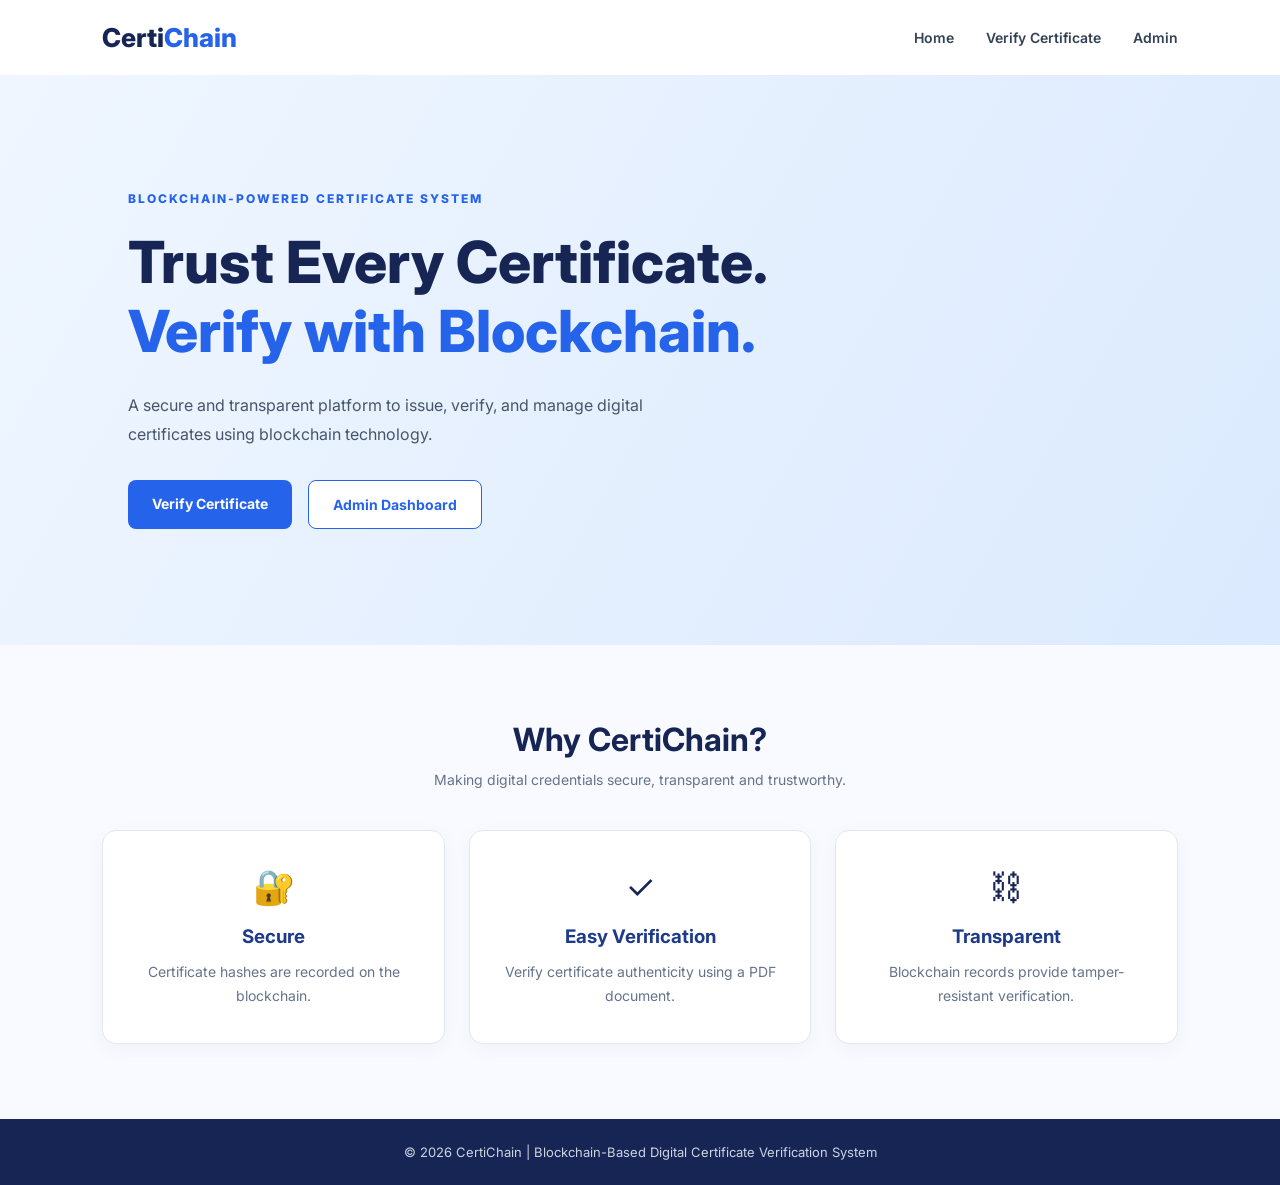
<file: index.html>
<!DOCTYPE html>
<html lang="en">
<head>
    <meta charset="UTF-8">
    <meta name="viewport" content="width=device-width, initial-scale=1.0">
    <title>CertiChain | Digital Certificate Verification</title>
    <link rel="stylesheet" href="css/style.css">
</head>
<body>

    <header class="navbar">
        <div class="logo">Certi<span>Chain</span></div>

        <nav>
            <a href="index.html">Home</a>
            <a href="verify.html">Verify Certificate</a>
            <a href="admin.html">Admin</a>
        </nav>
    </header>

    <main>
        <section class="hero">
            <div class="hero-content">
                <p class="tagline">BLOCKCHAIN-POWERED CERTIFICATE SYSTEM</p>

                <h1>Trust Every Certificate.<br>
                    <span>Verify with Blockchain.</span>
                </h1>

                <p class="description">
                    A secure and transparent platform to issue, verify,
                    and manage digital certificates using blockchain technology.
                </p>

                <div class="hero-buttons">
                    <a href="verify.html" class="btn primary-btn">
                        Verify Certificate
                    </a>

                    <a href="admin.html" class="btn secondary-btn">
                        Admin Dashboard
                    </a>
                </div>
            </div>
        </section>

        <section class="features">
            <h2>Why CertiChain?</h2>
            <p class="section-description">
                Making digital credentials secure, transparent and trustworthy.
            </p>

            <div class="feature-grid">
                <div class="feature-card">
                    <div class="feature-icon">🔐</div>
                    <h3>Secure</h3>
                    <p>Certificate hashes are recorded on the blockchain.</p>
                </div>

                <div class="feature-card">
                    <div class="feature-icon">✓</div>
                    <h3>Easy Verification</h3>
                    <p>Verify certificate authenticity using a PDF document.</p>
                </div>

                <div class="feature-card">
                    <div class="feature-icon">⛓</div>
                    <h3>Transparent</h3>
                    <p>Blockchain records provide tamper-resistant verification.</p>
                </div>
            </div>
        </section>
    </main>

    <footer>
        <p>© 2026 CertiChain | Blockchain-Based Digital Certificate Verification System</p>
    </footer>

</body>
</html>
</file>
<file: css/style.css>
@import url('https://fonts.googleapis.com/css2?family=Inter:wght@400;500;600;700;800&display=swap');

* {
    margin: 0;
    padding: 0;
    box-sizing: border-box;
}

body {
    font-family: 'Inter', sans-serif;
    background: #f8faff;
    color: #172554;
}

/* Navigation */
.navbar {
    display: flex;
    justify-content: space-between;
    align-items: center;
    padding: 22px 8%;
    background: #ffffff;
    box-shadow: 0 2px 15px rgba(0, 0, 0, 0.05);
}

.logo {
    font-size: 26px;
    font-weight: 800;
    color: #172554;
}

.logo span {
    color: #2563eb;
}

nav {
    display: flex;
    gap: 32px;
}

nav a {
    text-decoration: none;
    color: #334155;
    font-size: 14px;
    font-weight: 600;
}

nav a:hover {
    color: #2563eb;
}

/* Hero Section */
.hero {
    min-height: 570px;
    display: flex;
    align-items: center;
    padding: 80px 10%;
    background: linear-gradient(120deg, #eff6ff, #dbeafe);
}

.hero-content {
    max-width: 760px;
}

.tagline {
    color: #2563eb;
    font-size: 12px;
    font-weight: 800;
    letter-spacing: 2px;
    margin-bottom: 22px;
}

.hero h1 {
    font-size: clamp(36px, 5vw, 58px);
    line-height: 1.2;
    font-weight: 800;
    color: #172554;
}

.hero h1 span {
    color: #2563eb;
}

.description {
    max-width: 600px;
    margin-top: 24px;
    line-height: 1.8;
    color: #475569;
    font-size: 16px;
}

.hero-buttons {
    display: flex;
    flex-wrap: wrap;
    gap: 16px;
    margin-top: 32px;
}

.btn {
    display: inline-block;
    padding: 15px 24px;
    border-radius: 8px;
    text-decoration: none;
    font-size: 14px;
    font-weight: 700;
    transition: 0.2s;
}

.primary-btn {
    background: #2563eb;
    color: white;
}

.primary-btn:hover {
    background: #1d4ed8;
}

.secondary-btn {
    background: white;
    color: #2563eb;
    border: 1px solid #2563eb;
}

.secondary-btn:hover {
    background: #eff6ff;
}

/* Features */
.features {
    padding: 75px 8%;
    text-align: center;
}

.features h2 {
    font-size: 32px;
    color: #172554;
}

.section-description {
    margin-top: 12px;
    color: #64748b;
    font-size: 14px;
}

.feature-grid {
    display: grid;
    grid-template-columns: repeat(3, 1fr);
    gap: 24px;
    margin-top: 42px;
}

.feature-card {
    background: white;
    padding: 35px 25px;
    border: 1px solid #e2e8f0;
    border-radius: 14px;
    box-shadow: 0 5px 20px rgba(15, 23, 42, 0.04);
}

.feature-icon {
    font-size: 34px;
    margin-bottom: 18px;
}

.feature-card h3 {
    margin-bottom: 12px;
    color: #1e3a8a;
}

.feature-card p {
    color: #64748b;
    font-size: 14px;
    line-height: 1.7;
}

/* Footer */
footer {
    padding: 25px;
    text-align: center;
    background: #172554;
    color: #cbd5e1;
    font-size: 13px;
}

/* Responsive Design */
@media (max-width: 700px) {
    .navbar {
        flex-direction: column;
        gap: 18px;
    }

    nav {
        gap: 16px;
        flex-wrap: wrap;
        justify-content: center;
    }

    .hero {
        padding: 65px 7%;
    }

    .feature-grid {
        grid-template-columns: 1fr;
    }
}


/* Dashboard Pages */
.dashboard {
    min-height: 75vh;
    padding: 65px 8%;
    background: #f8faff;
}

.dashboard-heading {
    text-align: center;
    margin-bottom: 40px;
}

.dashboard-heading h1 {
    font-size: 36px;
    color: #172554;
    margin: 12px 0;
}

.dashboard-heading > p:last-child {
    color: #64748b;
    font-size: 15px;
}

.form-card {
    max-width: 650px;
    margin: 25px auto;
    padding: 35px;
    background: white;
    border: 1px solid #e2e8f0;
    border-radius: 14px;
    box-shadow: 0 5px 20px rgba(15, 23, 42, 0.04);
}

.form-card h2 {
    color: #1e3a8a;
    margin-bottom: 10px;
    font-size: 22px;
}

.form-description {
    color: #64748b;
    font-size: 14px;
    margin-bottom: 25px;
    line-height: 1.6;
}

.form-card form {
    display: flex;
    flex-direction: column;
    gap: 12px;
}

.form-card label {
    color: #334155;
    font-size: 14px;
    font-weight: 600;
    margin-top: 10px;
}

.form-card input {
    width: 100%;
    padding: 13px;
    border: 1px solid #cbd5e1;
    border-radius: 7px;
    font-family: inherit;
    font-size: 14px;
    background: #ffffff;
}

.form-card input:focus {
    outline: none;
    border-color: #2563eb;
    box-shadow: 0 0 0 3px rgba(37, 99, 235, 0.1);
}

.form-card button {
    border: none;
    cursor: pointer;
    font-family: inherit;
    margin-top: 15px;
}

.message {
    margin-top: 20px;
    font-size: 14px;
    line-height: 1.6;
    overflow-wrap: anywhere;
}

.verification-card {
    margin-top: 35px;
}

@media (max-width: 600px) {
    .dashboard {
        padding: 45px 5%;
    }

    .dashboard-heading h1 {
        font-size: 28px;
    }

    .form-card {
        padding: 24px;
    }
}
</file>
